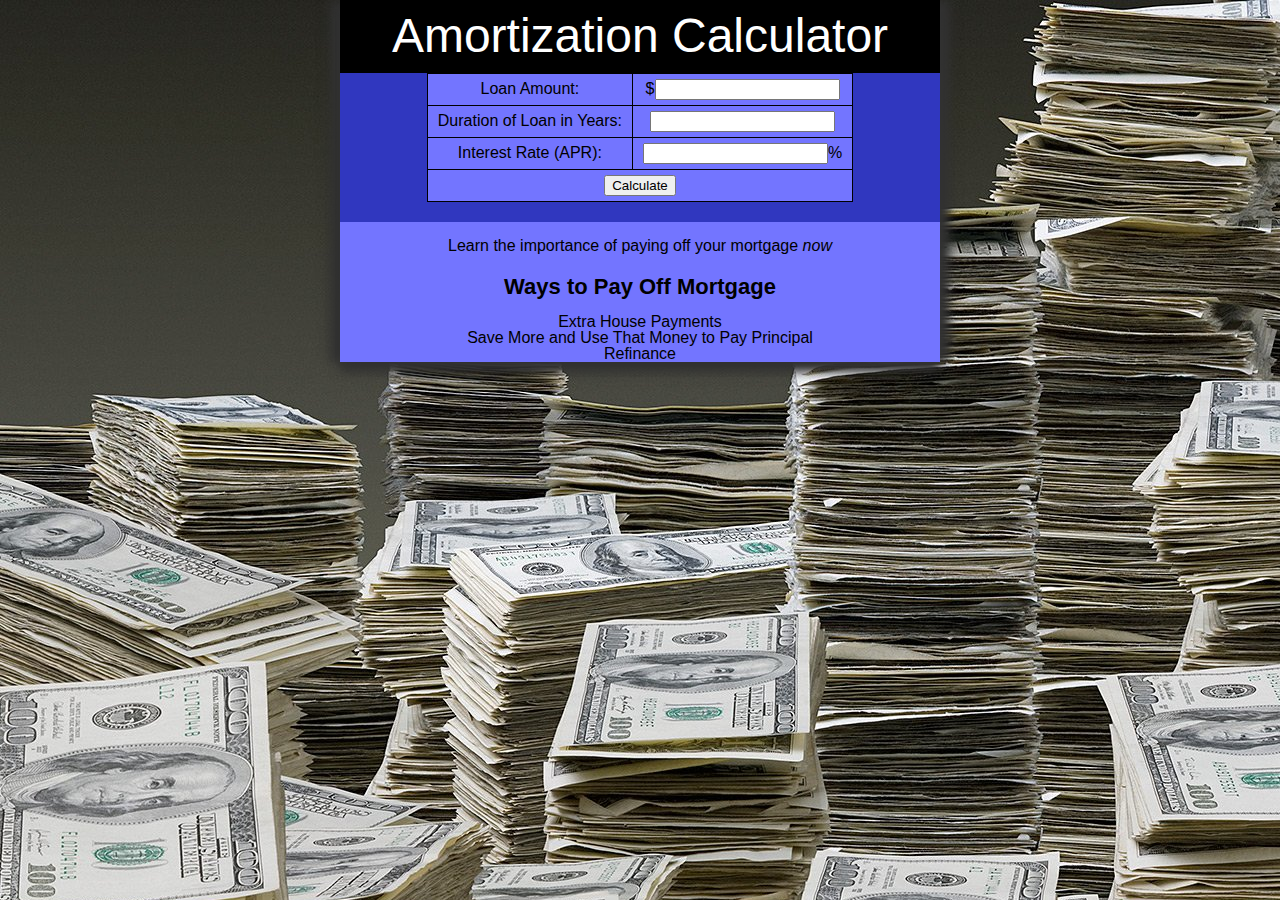
<file: index.html>
<!DOCTYPE html>
<html>
    <head>
            <title>Amortization</title>
            <meta charset="UTF-8">
            <meta name="viewport" content="width=device-width, initial-scale=1.0">
            <link rel='stylesheet'  href='a_style.css'>
            <script src="amortization.js"></script>
    </head>

    <header>
        <div class="heading">
            <h2>Amortization Calculator</h2>
        </div>
    </header>

    <body>
    

        <form id="calc">
            <table>
                <tr>
                    <td>Loan Amount: </td>
                    <td>$<input type="number" name="loanAmount" value=""></td>
                </tr>
                
                <tr>
                    <td>Duration of Loan in Years:</td>
                    <td><input type="number" name="loanDurationMonth" value=""></td>
                </tr>
                

                <tr>
                    <td>Interest Rate (APR): </td>
                    <td><input type="number" name="interestRate" value="">%</td>
                </tr>
                
                <tr>
                    <td colspan="2"><button id="btn_calculate" onclick="myFunction()">Calculate</button></td>
                </tr>
            </table>              
        </form> 
        
        <ul>
            <li><p id="demo"></p></li>
            <li><p id="calculations"></p></li>          
        </ul>
        
            <table id="tbl_result" class="hide">
                <thead>
                <tr>
                    <th>Month</th>
                    <th>Principal</th>
                    <th>Interest</th>
                    <th>Balance</th>
                    </tr>
                </thead>
                <tbody id="tbl_body">    
                </tbody>
            </table>        

        <ol>
            <li><p><br>Learn the importance of paying off your mortgage <em>now</em></p></li>
            <h1><br>Ways to Pay Off Mortgage</h1>
            <li><p><br>Extra House Payments</p></li>
            <li><p>Save More and Use That Money to Pay Principal</p></li>
            <li><p>Refinance</p></li>
        </ol>
        
        
    </body>
</html>
</file>
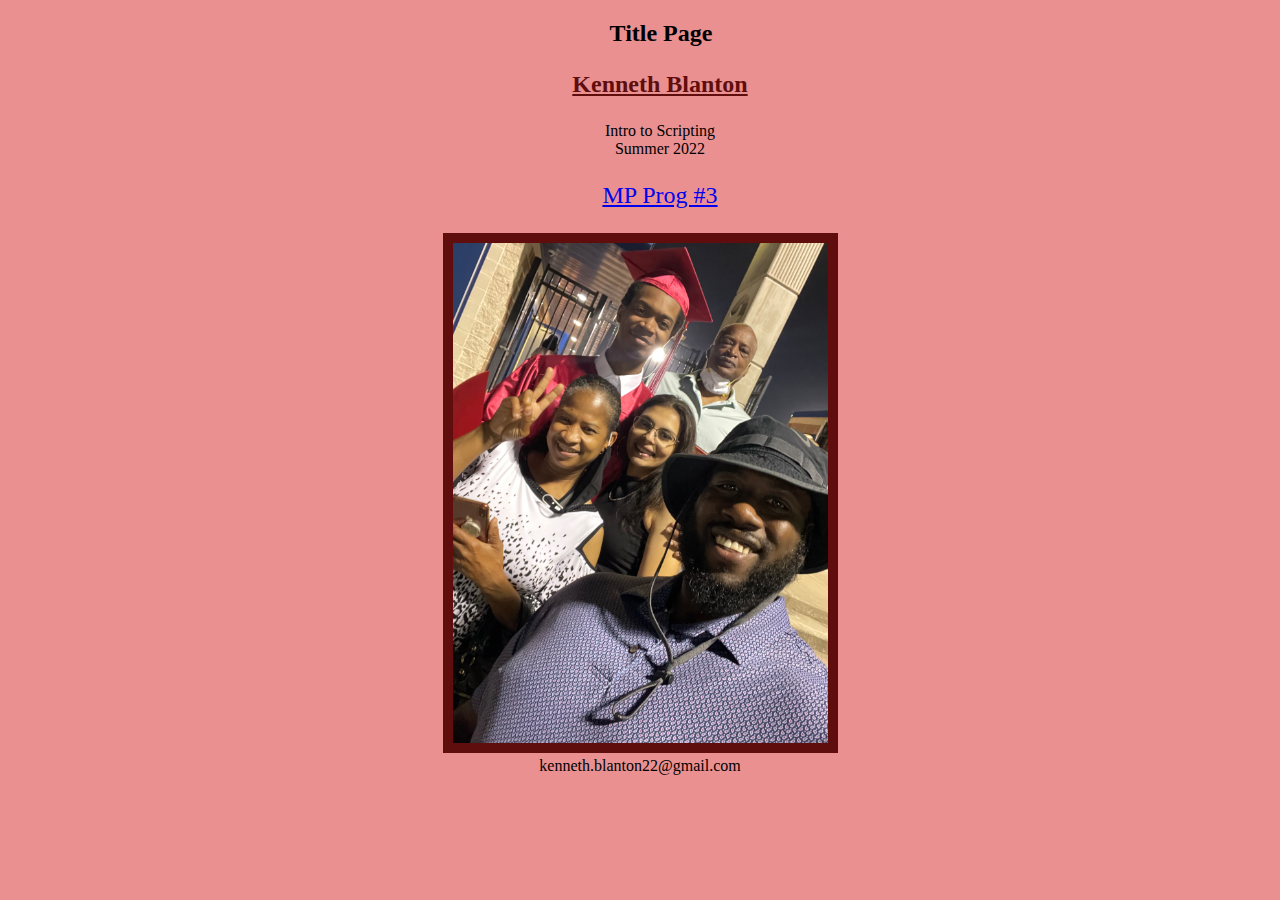
<file: Title Page/index.html>
<!DOCTYPE html>
<html>
<head>
		<title>Title Page</title>
		<meta charset="UTF-8">
        <meta name="viewport" content="width=device-width, initial-scale=1.0">
        <link rel='stylesheet'  href='title_style.css'>
</head>

<header>
    <div class="heading">
        <h2>&emsp;&ensp;&nbsp;Title Page</h2>
    </div>
</header>


<body>
    <div class="words">
        <ul>
            <li><p><b><u>Kenneth Blanton</u></b></p></li>
            <li>Intro to Scripting</li>
            <li>Summer 2022</li>
            <li><p><a href="../index.html">MP Prog #3</a></p></li>
        </ul>
        <img src="picture.jpeg">
    </div>

</body>

<footer>
    kenneth.blanton22@gmail.com
</footer>

</html>
</file>
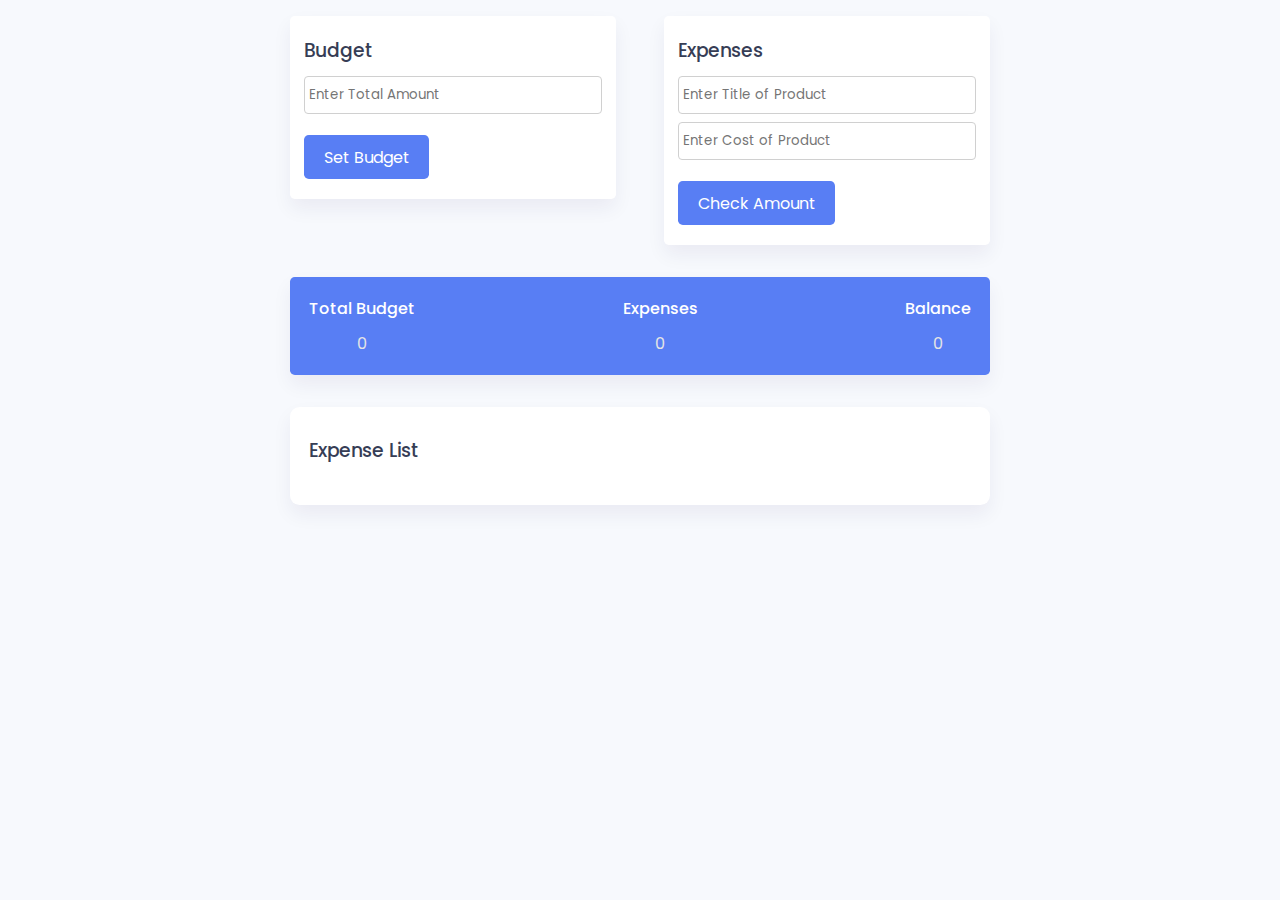
<file: changePage.html>
<!DOCTYPE html>
<html lang="en">
  <head>
    <meta name="viewport" content="width=device-width, initial-scale=1.0" />
    <title>Budget App</title>
    <!-- Font Awesome Icons -->
    <link
      rel="stylesheet"
      href="https://cdnjs.cloudflare.com/ajax/libs/font-awesome/6.1.1/css/all.min.css"
    />
    <!-- Google Fonts -->
    <link
      href="https://fonts.googleapis.com/css2?family=Poppins:wght@400;500&display=swap"
      rel="stylesheet"
    />
    <!-- Stylesheet -->
    <link rel="stylesheet" href="idk.css" />
  </head>
  <body>
    <div class="wrapper">
      <div class="container">
        <div class="sub-container">
          <!-- Budget -->
          <form>
          <div class="total-amount-container">
            <h3>Budget</h3>
            <p class="hide error" id="budget-error">
              Value cannot be empty or negative
            </p>
            <input
              type="number"
              id="total-amount"
              placeholder="Enter Total Amount"
            />
            <button class="submit" id="total-amount-button">Set Budget</button>
          </div>
        </form>
          <!-- Expenditure -->
          <form>
          <div class="user-amount-container">
            <h3>Expenses</h3>
            <p class="hide error" id="product-title-error">
              Values cannot be empty
            </p>
            <input
              type="text"
              class="product-title"
              id="product-title"
              placeholder="Enter Title of Product"
            />
            <input
              type="number"
              id="user-amount"
              placeholder="Enter Cost of Product"
            />
            <button class="submit" id="check-amount">Check Amount</button>
        </form>
          </div>
        </div>
        <!-- Output -->
        <div class="output-container flex-space">
          <div>
            <p>Total Budget</p>
            <span id="amount">0</span>
          </div>
          <div>
            <p>Expenses</p>
            <span id="expenditure-value">0</span>
          </div>
          <div>
            <p>Balance</p>
            <span id="balance-amount">0</span>
          </div>
        </div>
      </div>
      <!-- List -->
      <div class="list">
        <h3>Expense List</h3>
        <div class="list-container" id="list"></div>
      </div>
    </div>
    <!-- Script -->
    <script src="budget.js"></script>
  </body>
</html>
</file>
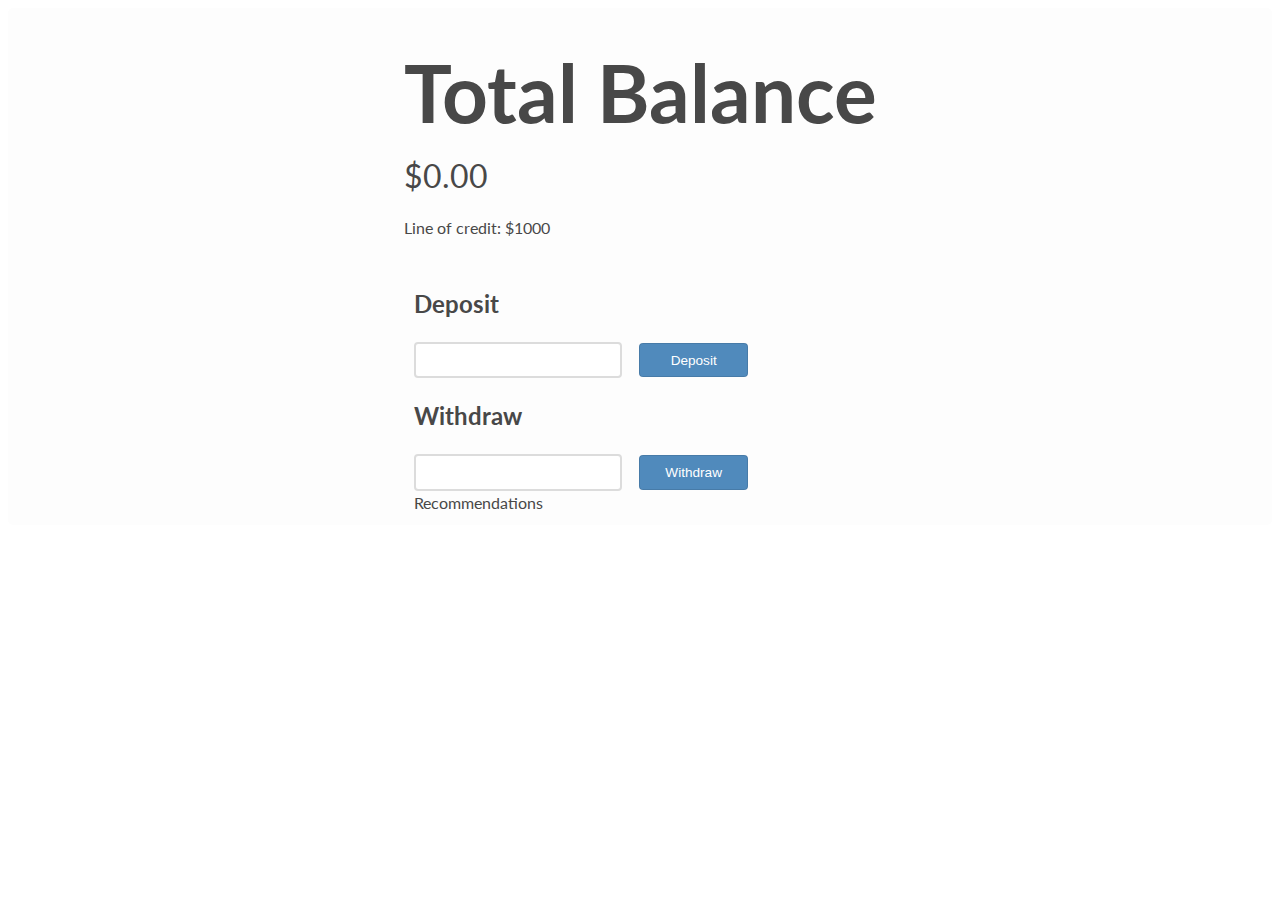
<file: data-entry.html>
<!DOCTYPE html>
<html>
<head>
    <link rel="stylesheet" type="text/css" href="bank_account.css">
</head>

<body>
 
  <div class="flex">
  <div class="element-center">
    
    <div id="acctBalance">
        <h1>
            Total Balance
        </h1>
        <label id="acctBalanceLbl"></label>
        <p>Line of credit: $1000</p>
        <p id="interest"></p>
    </div>

    <div id="inputs">
        <h2>
            Deposit
        </h2>
        <input type="text" id="userDeposit" required>
        <button id="btnDeposit">Deposit</button>

        <h2>
            Withdraw
        </h2>
        <input type="text" id="userWithdraw" required>
        <button id="btnWithdraw">Withdraw</button>
        <br>
        <a id="recommend">Recommendations</a>
    </div>
  </div>
  </div>

    <script type="text/javascript" src="bank_account_script.js"></script>
</body>

</html>
</file>
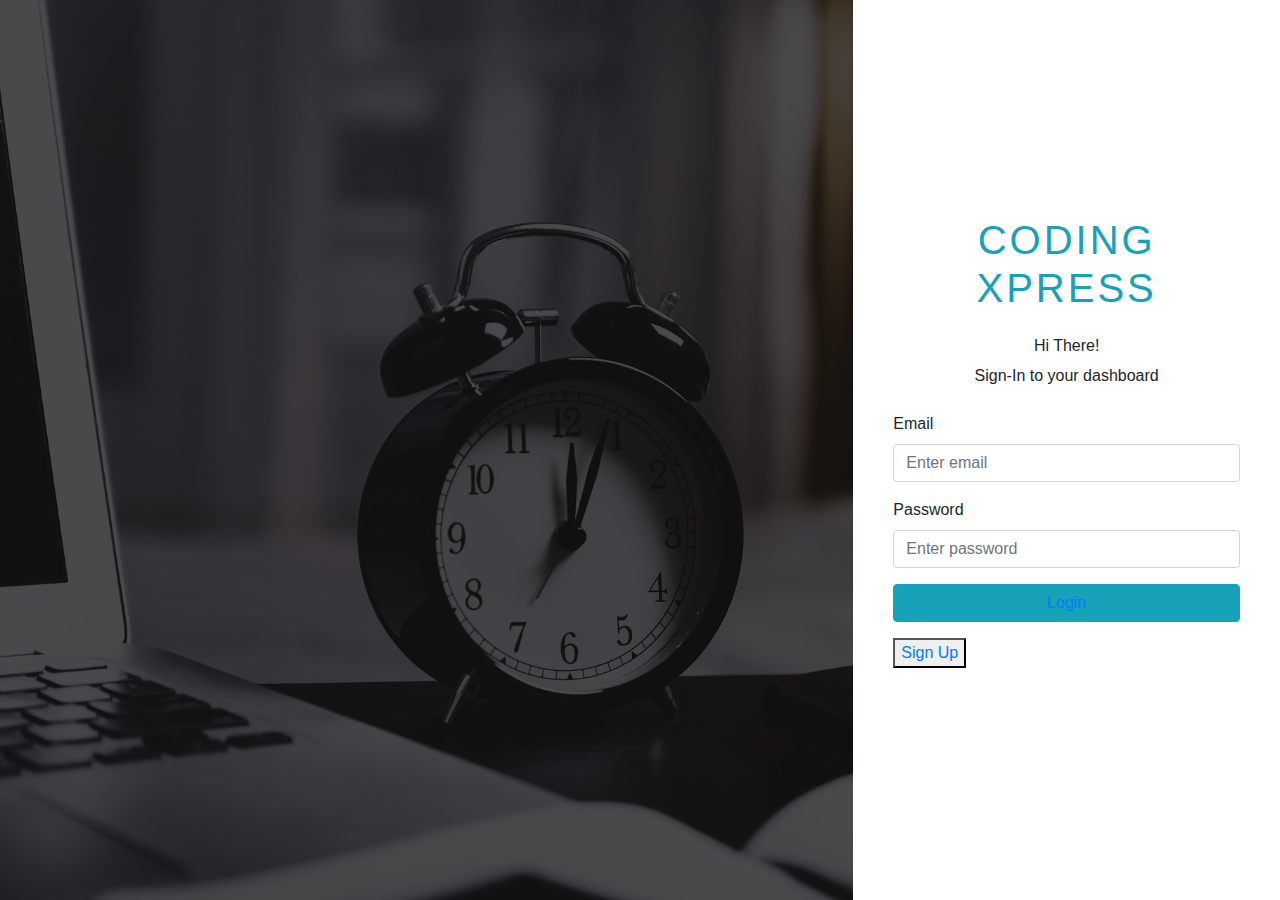
<file: login.html>
<!DOCTYPE html>
<html>
<head>
	<title>Title Page</title>
	<link rel="stylesheet" href="https://stackpath.bootstrapcdn.com/bootstrap/4.3.1/css/bootstrap.min.css" integrity="sha384-ggOyR0iXCbMQv3Xipma34MD+dH/1fQ784/j6cY/iJTQUOhcWr7x9JvoRxT2MZw1T" crossorigin="anonymous">
	<script src="index.js" defer></script>
	<link href='index_style.css' rel='stylesheet'>
</head>
<body>
	<div class="background-img">
		<div class="container-fluid">
			<div class="row">
				
				<div class="col-12 col-md-6 offset-md-6 col-lg-4 offset-lg-8 col-xl-4 offset-xl-8 pl-0">
					<div class="signin">
						<form class="signin-form">
							<div class="text-center mb-4 logo">
								<h1>Coding Xpress</h1>
							</div>

							<div class="form-row">
								<div class="form-group col-12">
									<h6 class="text-center">Hi There!</h6>
									<label class="text-center d-block">Sign-In to your dashboard</label>
								</div>
							</div>
							
							<div class="form-row">
								<div class="form-group col-12">
									<label for="email">Email</label>
									<input type="email" name="email" id="email" class="form-control" placeholder="Enter email">
								</div>
							</div>

							<div class="form-row">
								<div class="form-group col-12">
									<label for="password">Password</label>
									<input type="password" name="password" class="form-control" id="password" placeholder="Enter password">
								</div>
							</div>
							
							<div class="form-row">
								<div class="form-group col-12">
								<button type="submit" class="btn btn-info text-center btn-block" ><a href="menu.html">Login</a></button>
							</div>
							</div>
							
							<div class="form-row">
								<div class="form-group col-12">
									<button id="changePassBtn" type"Button" onclick='changePassBtnClick()'><a href="changePage.html">Sign Up</a></button>
								</div>
							</div>

							<a></a>
							
						</form>
					</div>
				</div>
			</div>
		</div>
	</div>
</body>
</html>
</file>
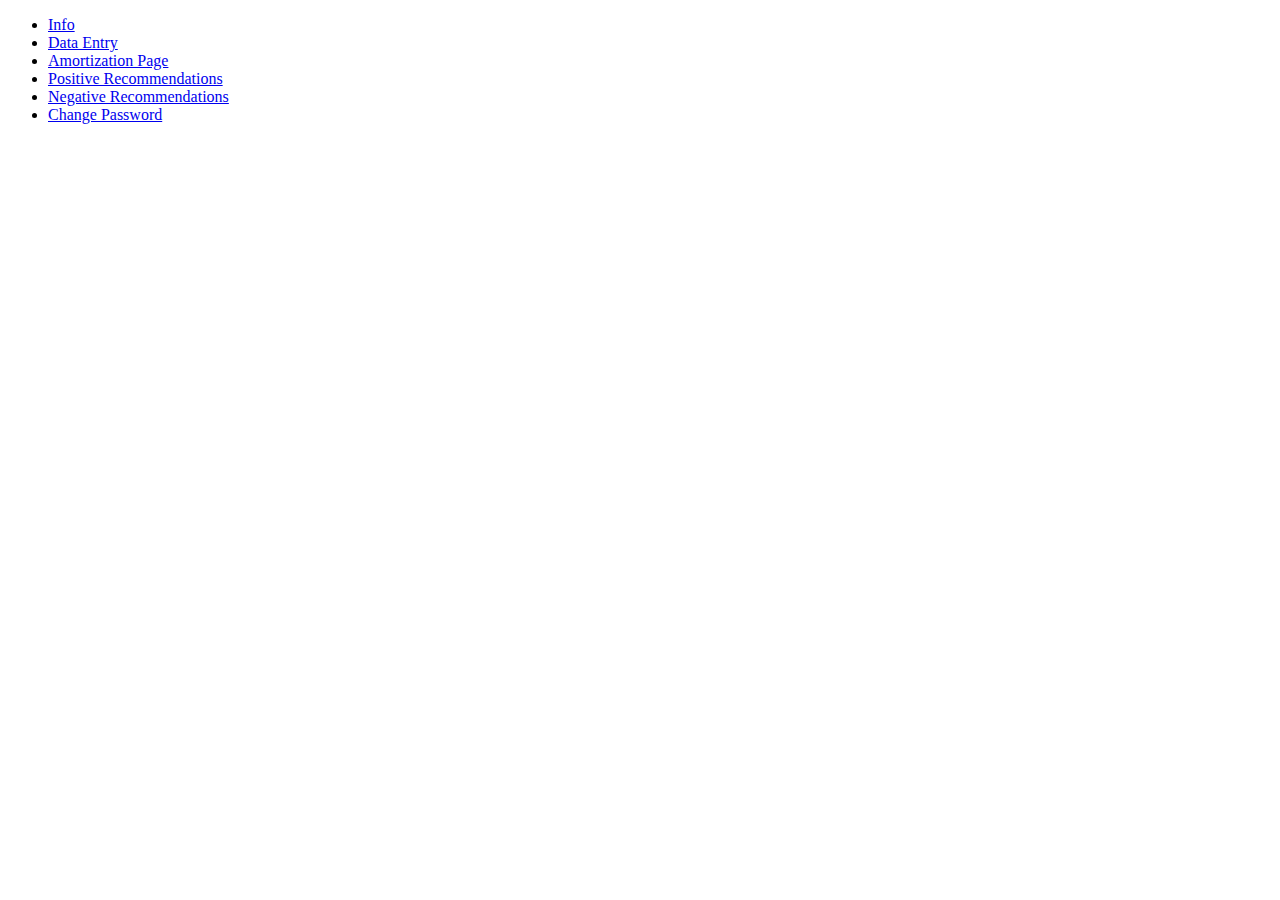
<file: menu.html>
<!DOCTYPE html>
<html>
<head>
<meta charset="utf-8">
<meta name="viewport" content="width=device-width, initial-scale=1">
<title></title>
<link rel="stylesheet" href="https://demos.jquerymobile.com/1.4.5/css/themes/default/jquery.mobile-1.4.5.min.css">

<script src="https://demos.jquerymobile.com/1.4.5/js/jquery.mobile-1.4.5.min.js"></script>
</head>
<body>
    <ul>
        <li><a href="info.html">Info</a></li>
        <li><a href="data-entry.html">Data Entry</a></li>
        <li><a href="amortization.html">Amortization Page</a></li>
        <li><a href="positivePage.html">Positive Recommendations</a></li>
        <li><a href="negativePage.html">Negative Recommendations</a></li>
        <li><a href="changePage.html">Change Password</a></li>
      </ul>
</body>
</html>
</file>
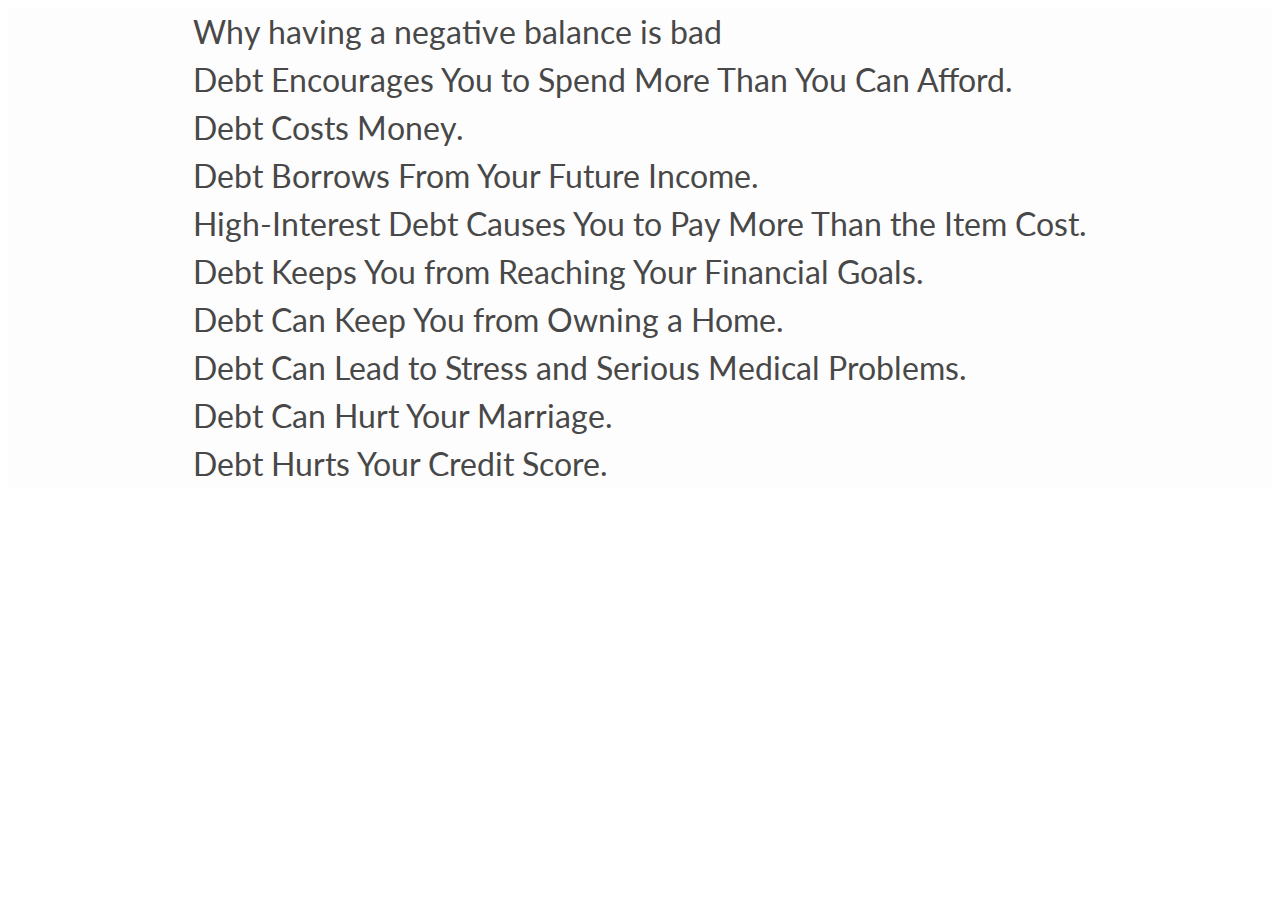
<file: negativePage.html>
<!DOCTYPE html>
<html>
<head>
    <link rel="stylesheet" type="text/css" href="bank_account.css">
</head>

<body>
 
  <div class="flex">
    <label id="acctBalanceLbl">
        Why having a negative balance is bad
        <br>
        Debt Encourages You to Spend More Than You Can Afford.
        <br>
        Debt Costs Money.
        <br>
        Debt Borrows From Your Future Income.
        <br>
        High-Interest Debt Causes You to Pay More Than the Item Cost.
        <br>
        Debt Keeps You from Reaching Your Financial Goals.
        <br>
        Debt Can Keep You from Owning a Home.
        <br>
        Debt Can Lead to Stress and Serious Medical Problems.
        <br>
        Debt Can Hurt Your Marriage.
        <br>
        Debt Hurts Your Credit Score.
    </label>
  </div>
</body>

</html>
</file>
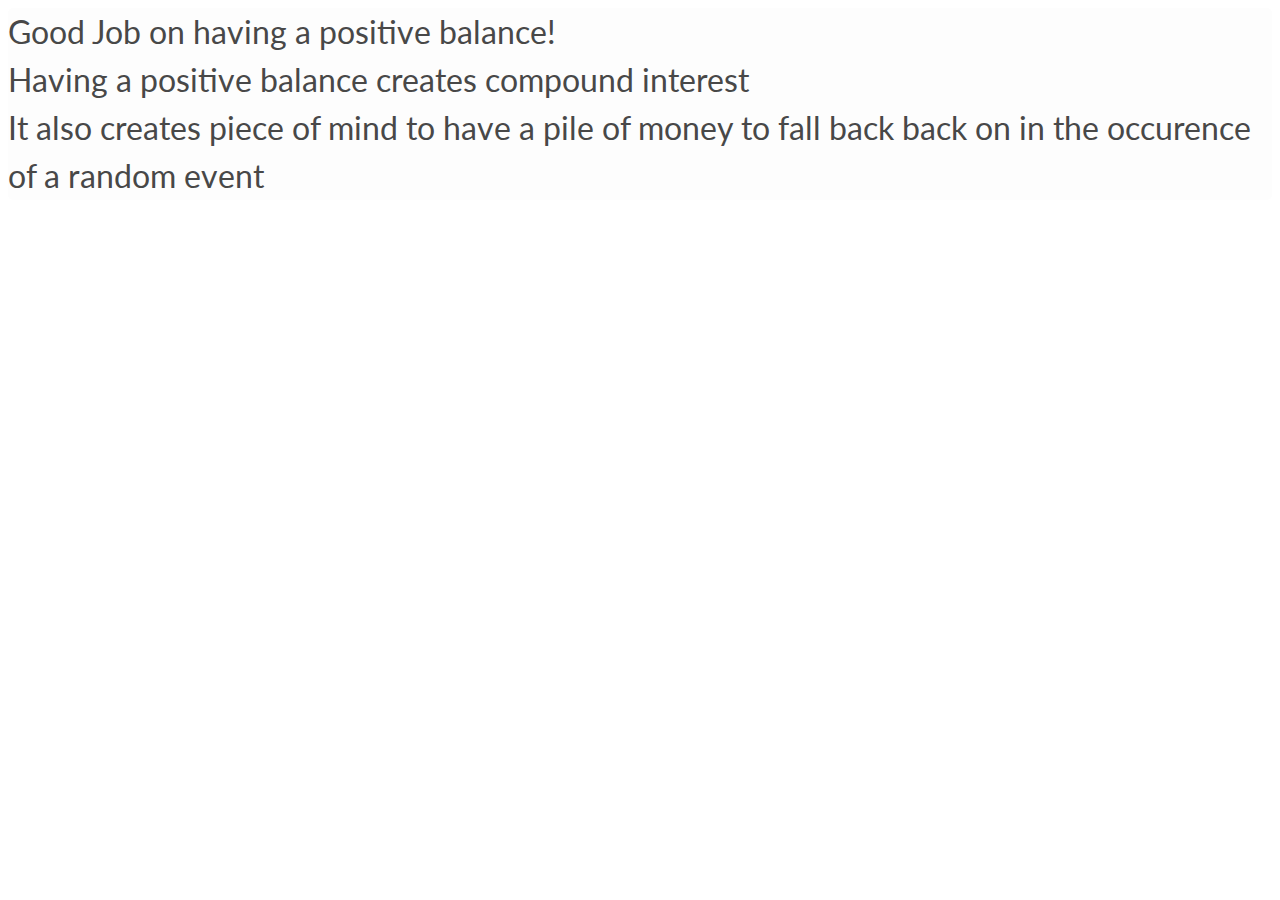
<file: positivePage.html>
<!DOCTYPE html>
<html>
<head>
    <link rel="stylesheet" type="text/css" href="bank_account.css">
</head>

<body>
 
  <div class="flex">
    <label id="acctBalanceLbl">
        Good Job on having a positive balance!
        <br>
        Having a positive balance creates compound interest
        <br>
        It also creates piece of mind to have a pile of money to fall back back on in the occurence of a random event
    </label>
  </div>
</body>

</html>
</file>
<file: Title Page/title_style.css>
ul
{
list-style-type: none;
}

.heading {
    display: block;
    justify-content: center;
	align-items: center;
    margin: auto;
}

body {
    background: #ea9090;
    display: block;
    justify-content: center;
    text-align: center;
}

.words {
    text-align: center;
    justify-content: center;
    margin: auto;
}

img {
    height: 500px;
    padding: 10px;
    box-shadow: inset 0 0 0 10px #5f0d0d; 
}

p {
    font-size: 24px;
    color: #5f0d0d;
}

footer {
    font-size: 16px;
}
</file>
<file: idk.css>
* {
    padding: 0;
    margin: 0;
    box-sizing: border-box;
    font-family: "Poppins", sans-serif;
  }
  body {
    background-color: #f7f9fd;
  }
  .wrapper {
    width: 90%;
    font-size: 16px;
    max-width: 43.75em;
    margin: 1em auto;
  }
  .container {
    width: 100%;
  }
  .sub-container {
    width: 100%;
    display: grid;
    grid-template-columns: 1fr 1fr;
    gap: 3em;
  }
  .flex {
    display: flex;
    align-items: center;
  }
  .flex-space {
    display: flex;
    justify-content: space-between;
    align-items: center;
  }
  .wrapper h3 {
    color: #363d55;
    font-weight: 500;
    margin-bottom: 0.6em;
  }
  .container input {
    display: block;
    width: 100%;
    padding: 0.6em 0.3em;
    border: 1px solid #d0d0d0;
    border-radius: 0.3em;
    color: #414a67;
    outline: none;
    font-weight: 400;
    margin-bottom: 0.6em;
  }
  .container input:focus {
    border-color: #587ef4;
  }
  .total-amount-container,
  .user-amount-container {
    background-color: #ffffff;
    padding: 1.25em 0.9em;
    border-radius: 0.3em;
    box-shadow: 0 0.6em 1.2em rgba(28, 0, 80, 0.06);
  }
  .output-container {
    background-color: #587ef4;
    color: #ffffff;
    border-radius: 0.3em;
    box-shadow: 0 0.6em 1.2em rgba(28, 0, 80, 0.06);
    margin: 2em 0;
    padding: 1.2em;
  }
  .output-container p {
    font-weight: 500;
    margin-bottom: 0.6em;
  }
  .output-container span {
    display: block;
    text-align: center;
    font-weight: 400;
    color: #e5e5e5;
  }
  .submit {
    font-size: 1em;
    margin-top: 0.8em;
    background-color: #587ef4;
    border: none;
    outline: none;
    color: #ffffff;
    padding: 0.6em 1.2em;
    border-radius: 0.3em;
    cursor: pointer;
  }
  .list {
    background-color: #ffffff;
    padding: 1.8em 1.2em;
    box-shadow: 0 0.6em 1.2em rgba(28, 0, 80, 0.06);
    border-radius: 0.6em;
  }
  .sublist-content {
    width: 100%;
    border-left: 0.3em solid #587ef4;
    margin-bottom: 0.6em;
    padding: 0.5em 1em;
    display: grid;
    grid-template-columns: 3fr 2fr 1fr 1fr;
  }
  .product {
    font-weight: 500;
    color: #363d55;
  }
  .amount {
    color: #414a67;
    margin-left: 20%;
  }
  .icons-container {
    width: 5em;
    margin: 1.2em;
    align-items: center;
  }
  .product-title {
    margin-bottom: 1em;
  }
  .hide {
    display: none;
  }
  .error {
    color: #ff465a;
  }
  .edit {
    margin-left: auto;
  }
  .edit,
  .delete {
    background: transparent;
    cursor: pointer;
    margin-right: 1.5em;
    border: none;
    color: #587ef4;
  }
  @media screen and (max-width: 600px) {
    .wrapper {
      font-size: 14px;
    }
    .sub-container {
      grid-template-columns: 1fr;
      gap: 1em;
    }
  }
</file>
<file: bank_account.css>
@import 'https://fonts.googleapis.com/css?family=Lato:400,700';

body {
  color: #484848;
  font-family: 'Lato', sans-serif;
  line-height: 1.5;
}

.flex {
  background: #fdfdfd;
  display: flex;
  flex-wrap:wrap;
  justify-content: center;
  align-items:center;
  margin: 0 auto;
  border-radius:5px;
}
.element-center {
  display: flex;
  flex-direction:column;
  justify-content: center;
}

h1 {
    font-size: 5em;
    margin: 0;
    margin-top: 0.3em;
}

#inputs {
    padding: 10px;
}

input,
button {
  font-size: .85em;
  padding: .65em 1em;
  border-radius: .3em;
  outline: 0;
}
input {
  border: 2px solid #dcdcdc;
  margin-right: 1em;
}

button {
    color: white;
    background: #508abc;
    border: solid 1px;
    border-color: rgba(0, 0, 0, .1);
    cursor: pointer;
}

label {
    font-size: 2em;
}

#btnDeposit, #btnWithdraw {
    width: 8em;
}
</file>
<file: index_style.css>
.background-img{
	background: url(loginimage.jpg);
	background-repeat: no-repeat;
	background-size: cover;
	position: fixed;
	top: 0;
	bottom: 0;
	left: 0;
	right: 0;
}

.background-img::before{
	content: "";
	height: 100%;
	left: 0;
	position: absolute;
	top: 0;
	width: 100%;
	background: rgba(0, 0, 0, 0.7);
}

.signin{
	background: #ffffff;
	height: 100vh;
	overflow: auto;
	display: flex;
	align-items: center;
	margin-right: -15px; 
}

.signin-form{
	width: 100vw;
	max-height: 100vh;
	padding: 2.5rem !important;
}

.logo{
	color: #17a2b8;
	font-size: 36px;
	margin: 0;
	padding: 0;
	line-height: 1;
	letter-spacing: 3px;
	font-weight: 400;
	text-transform: uppercase;
}
</file>
<file: a_style.css>
* {
    -moz-box-sizing: border-box;
    -webkit-box-sizing: border-box;
    box-sizing: border-box;
 }
 
 /* reset rules */
 html, body, div, span, applet, object, iframe,
 h1, h2, h3, h4, h5, h6, p, blockquote, pre,
 a, abbr, acronym, address, big, cite, code,
 del, dfn, em, img, ins, kbd, q, s, samp,
 small, strike, strong, sub, sup, tt, var,
 b, u, i, center,
 dl, dt, dd, ol, ul, li,
 fieldset, form, label, legend,
 table, caption, tbody, tfoot, thead, tr, th, td,
 article, aside, canvas, details, embed, 
 figure, figcaption, footer, header, hgroup, 
 menu, nav, output, ruby, section, summary,
 time, mark, audio, video {
    margin: 0;
    padding: 0;
    border: 0;
    font-size: 100%;
    font: inherit;
    vertical-align: baseline;
 }
 
 /* HTML5 display-role reset for older browsers */
 article, aside, details, figcaption, figure, 
 footer, header, hgroup, menu, nav, section {
    display: block;
 }

 mark{
     background-color: #ffffff90;
 }

 sup {
     font-size:xx-small; vertical-align:super;
}

em {
    font-style: italic;
  }

input::-webkit-outer-spin-button,
input::-webkit-inner-spin-button {
  -webkit-appearance: none;
  margin: 0;
}
 
 body {
    line-height: 1;
    max-width: 600px;
    background-image: url('money.jpg_large');
    margin: 0 auto;
    font-family: Arial, Helvetica, sans-serif; 
    -webkit-box-shadow: 10px 0px 10px rgba(50, 50, 50, 1),
                        0px 10px 10px rgba(50, 50, 50, 1),
                        -10px 0px 10px rgba(50, 50, 50, 1);
    -moz-box-shadow:    10px 0px 10px rgba(50, 50, 50, 1),
                        0px 10px 10px rgba(50, 50, 50, 1),
                        -10px 0px 10px rgba(50, 50, 50, 1);
    box-shadow:         10px 0px 10px rgba(50, 50, 50, 1),
                        0px 10px 10px rgba(50, 50, 50, 1),
                        -10px 0px 10px rgba(50, 50, 50, 1);
 }
 
 ol{
    list-style: none;
    text-align: center;
 }

ul{
    text-align: center;
    list-style: none;
 }
 
 /* page header */
 header {
    background: #000000;
    width: 100%;
    color: #FFFFFF;
    font-size: 48px;
    text-align: center;
    line-height: 1.5em;
    border-bottom: 1px solid black;
 }
 
 /* main content */
 form {
    width: auto;
    text-align: center;
    background: #3037bf;
    padding-bottom: 20px;
 }
 
 form h2 {
    font-weight: bold;
    font-size: 24px;
    padding: 10px;
 }
 
 form table {
    margin: 0 auto;
    border: 1px solid black;
    border-collapse: collapse;
    background: #7375ff;
 }
 
 form table th, form table td {
    padding: 5px 10px;
    border: 1px solid black;
 }

 h1 {
     font-size: 22px;
     font-weight: bold;
     background-color: #7375ff;
 }
 
 p {
    background-color: #7375ff;
 }

 #demo {
     line-height: 1.1;
 }

 td {
   padding: auto;
   text-align: center;
   border: 1px solid black;
 }

 table#tbl_result {
   border: 1px solid black;
}

 .hide {
   display:none;
 }
 .show {
   display:flexbox;
   width: 100%;
   background-color: #7375ff;
   border-bottom: 1px solid black;
   border-collapse: collapse;
 }
</file>
